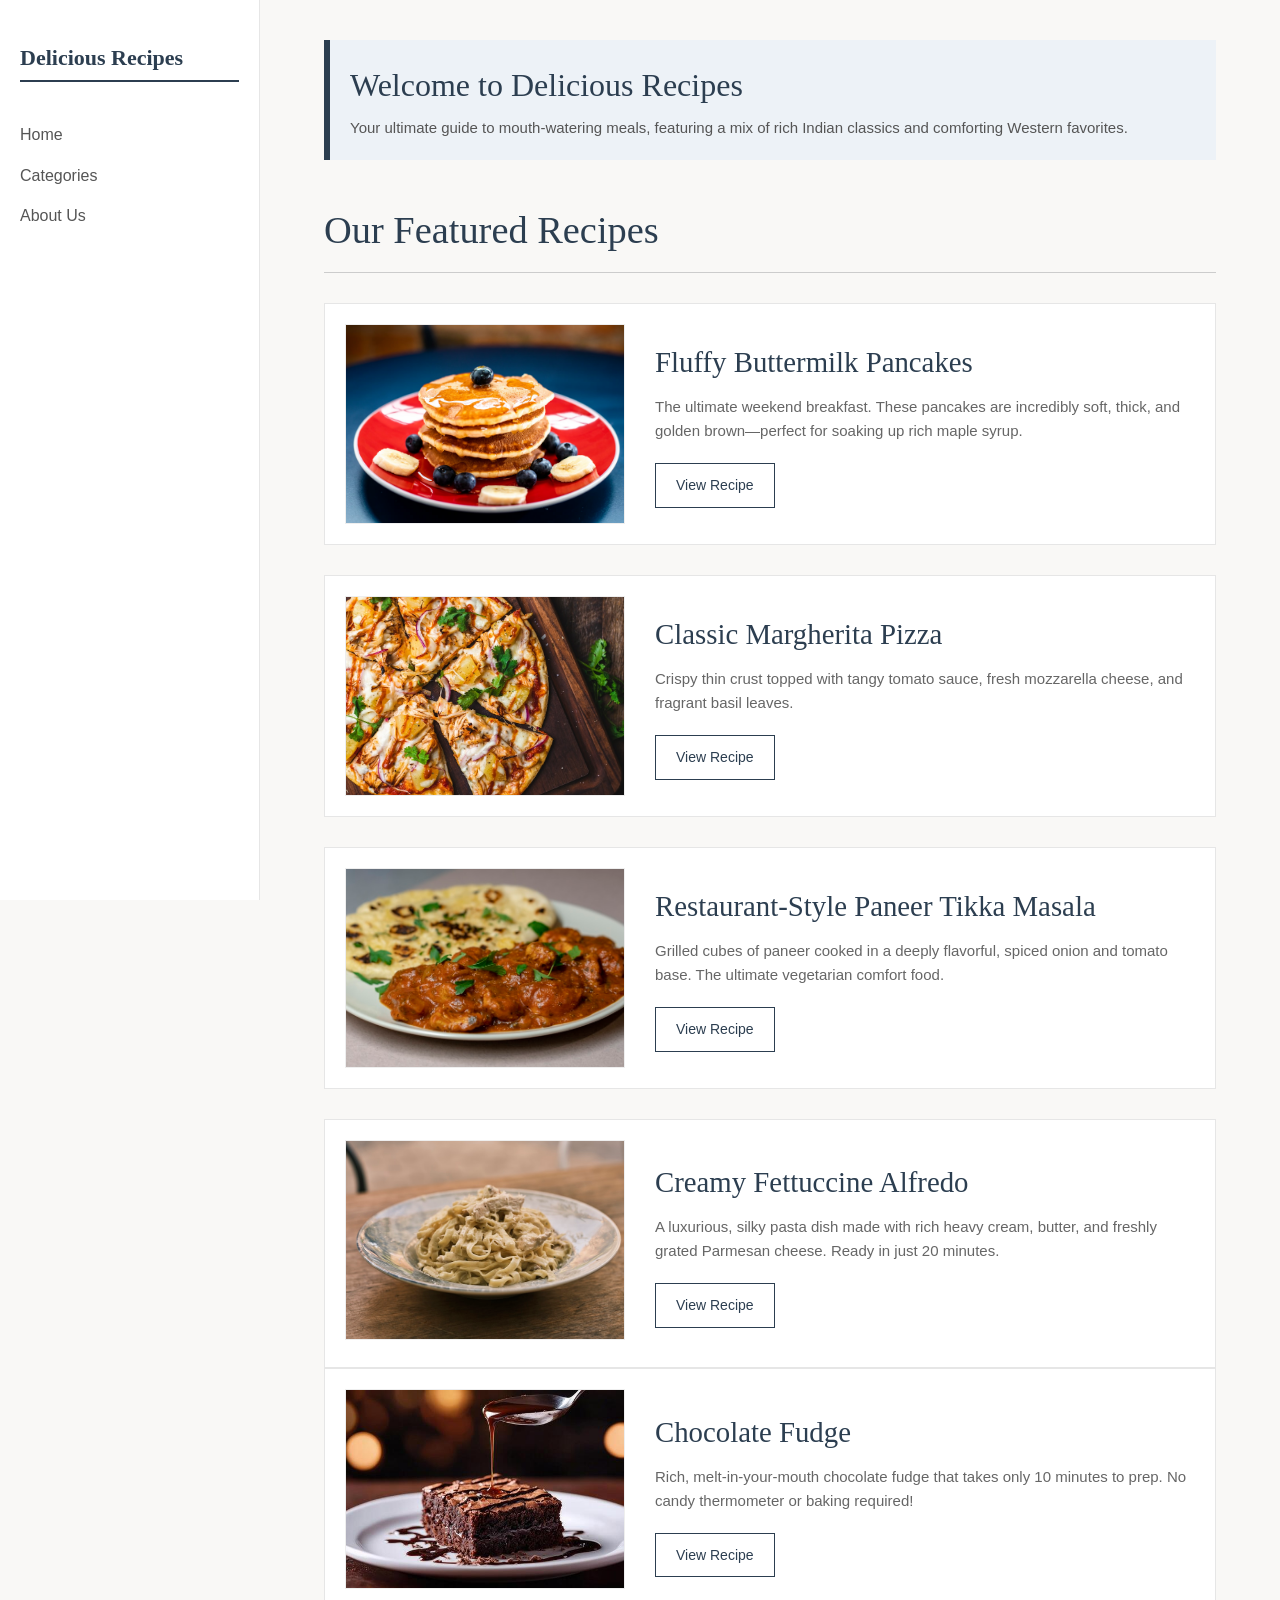
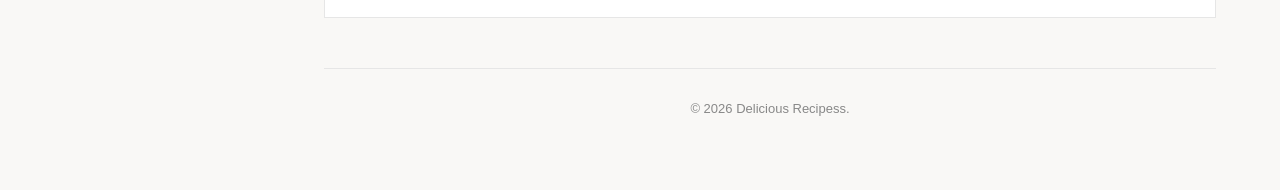
<file: index.html>
<!DOCTYPE html>
<html lang="en">
<head>
    <meta charset="UTF-8">
    <meta name="viewport" content="width=device-width, initial-scale=1.0">
    <title>Delicious Recipes | Home</title>
    <link rel="stylesheet" href="css/styles.css">
</head>
<body>

    <header>
        <a href="index.html" class="logo">Delicious Recipes</a>
        <nav>
            <ul>
                <li><a href="index.html">Home</a></li>
                <li><a href="categories.html">Categories</a></li>
                <li><a href="about.html">About Us</a></li>
            </ul>
        </nav>
    </header>

   

    <main>
        <div class="page-banner">
            <h1>Welcome to Delicious Recipes</h1>
            <p>Your ultimate guide to mouth-watering meals, featuring a mix of rich Indian classics and comforting Western favorites.</p>
        </div>

        <section class="featured-recipes">
            <h2>Our Featured Recipes</h2>
            <div class="recipe-grid">
                
                <div class="recipe-card">
                    <img src="images/image1.avif" alt="Fluffy Buttermilk Pancakes">
                    <div class="card-content">
                        <h3>Fluffy Buttermilk Pancakes</h3>
                        <p>The ultimate weekend breakfast. These pancakes are incredibly soft, thick, and golden brown—perfect for soaking up rich maple syrup.</p>
                        <a href="recipe1.html" class="btn">View Recipe</a>
                    </div>
                </div>

                <div class="recipe-card">
                    <img src="images/image2.jpg" alt="Classic Margherita Pizza">
                    <div class="card-content">
                        <h3>Classic Margherita Pizza</h3>
                        <p>Crispy thin crust topped with tangy tomato sauce, fresh mozzarella cheese, and fragrant basil leaves.</p>
                        <a href="recipe2.html" class="btn">View Recipe</a>
                    </div>
                </div>

                <div class="recipe-card">
                    <img src="images/image3.jpg" alt="Paneer Tikka Masala">
                    <div class="card-content">
                        <h3>Restaurant-Style Paneer Tikka Masala</h3>
                        <p>Grilled cubes of paneer cooked in a deeply flavorful, spiced onion and tomato base. The ultimate vegetarian comfort food.</p>
                        <a href="recipe3.html" class="btn">View Recipe</a>
                    </div>
                </div>

               <div class="recipe-card">
                    <div class="card-img-wrapper">
                        <img src="images/image4.jpg" alt="Creamy Alfredo Pasta">
                    </div>
                    <div class="card-content">
                        <h3>Creamy Fettuccine Alfredo</h3>
                        <p>A luxurious, silky pasta dish made with rich heavy cream, butter, and freshly grated Parmesan cheese. Ready in just 20 minutes.</p>
                        <a href="recipe4.html" class="btn">View Recipe</a>
                    </div>
                </div>
                </div>

                <div class="recipe-card">
                    <div class="card-img-wrapper">
                        <img src="images/image5.jpg" alt="Rich Chocolate Fudge">
                    </div>
                    <div class="card-content">
                        <h3> Chocolate Fudge</h3>
                        <p>Rich, melt-in-your-mouth chocolate fudge that takes only 10 minutes to prep. No candy thermometer or baking required!</p>
                        <a href="recipe5.html" class="btn">View Recipe</a>
                    </div>
                </div>

            </div>
        </section>

        <footer>
            <p>&copy; 2026 Delicious Recipess.</p>
        </footer>
    </main>

</body>
</html>
</file>
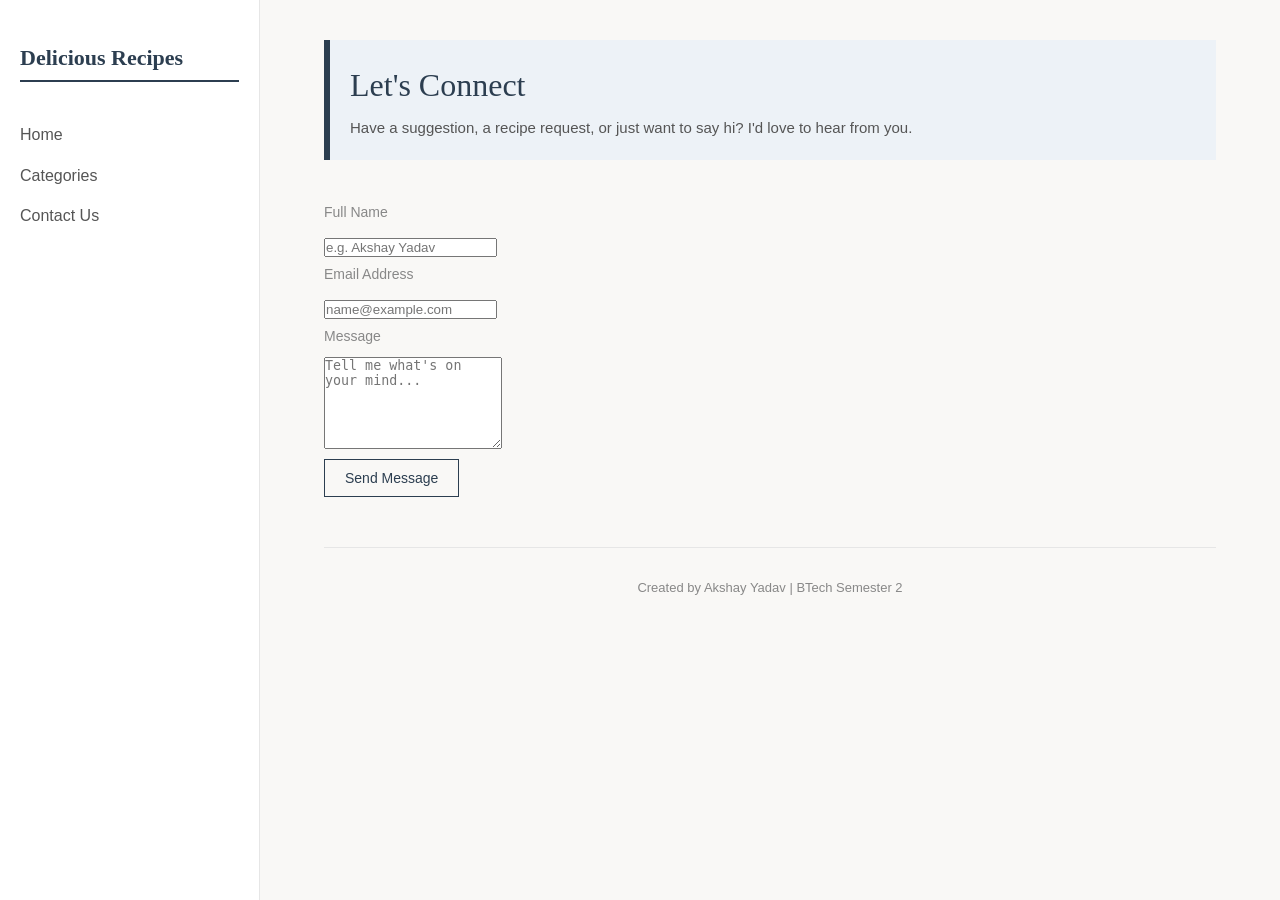
<file: about.html>
<!DOCTYPE html>
<html lang="en">
<head>
    <meta charset="UTF-8">
    <meta name="viewport" content="width=device-width, initial-scale=1.0">
    <title>Contact Us | Delicious Recipes</title>
    <link rel="stylesheet" href="css/styles.css">
</head>
<body>

    <header>
        <a href="index.html" class="logo">Delicious Recipes</a>
        <nav>
            <ul>
                <li><a href="index.html">Home</a></li>
                <li><a href="index.html#featured">Categories</a></li>
                <li><a href="contact.html">Contact Us</a></li>
            </ul>
        </nav>
    </header>

    <main>
        <div class="page-banner">
            <h1>Let's Connect</h1>
            <p>Have a suggestion, a recipe request, or just want to say hi? I'd love to hear from you.</p>
        </div>

        <section class="recipe-content">
            <form class="contact-form">
                <div class="form-group">
                    <label style="display:block; margin-bottom: 8px; font-size: 14px; color: #888;">Full Name</label>
                    <input type="text" placeholder="e.g. Akshay Yadav" required>
                </div>
                
                <div class="form-group">
                    <label style="display:block; margin-bottom: 8px; font-size: 14px; color: #888;">Email Address</label>
                    <input type="email" placeholder="name@example.com" required>
                </div>

                <div class="form-group">
                    <label style="display:block; margin-bottom: 8px; font-size: 14px; color: #888;">Message</label>
                    <textarea placeholder="Tell me what's on your mind..." rows="6" required></textarea>
                </div>

                <button type="submit" class="btn">Send Message</button>
            </form>
        </section>

        <footer>
            <p>Created by Akshay Yadav | BTech Semester 2</p>
        </footer>
    </main>

</body>
</html>
</file>
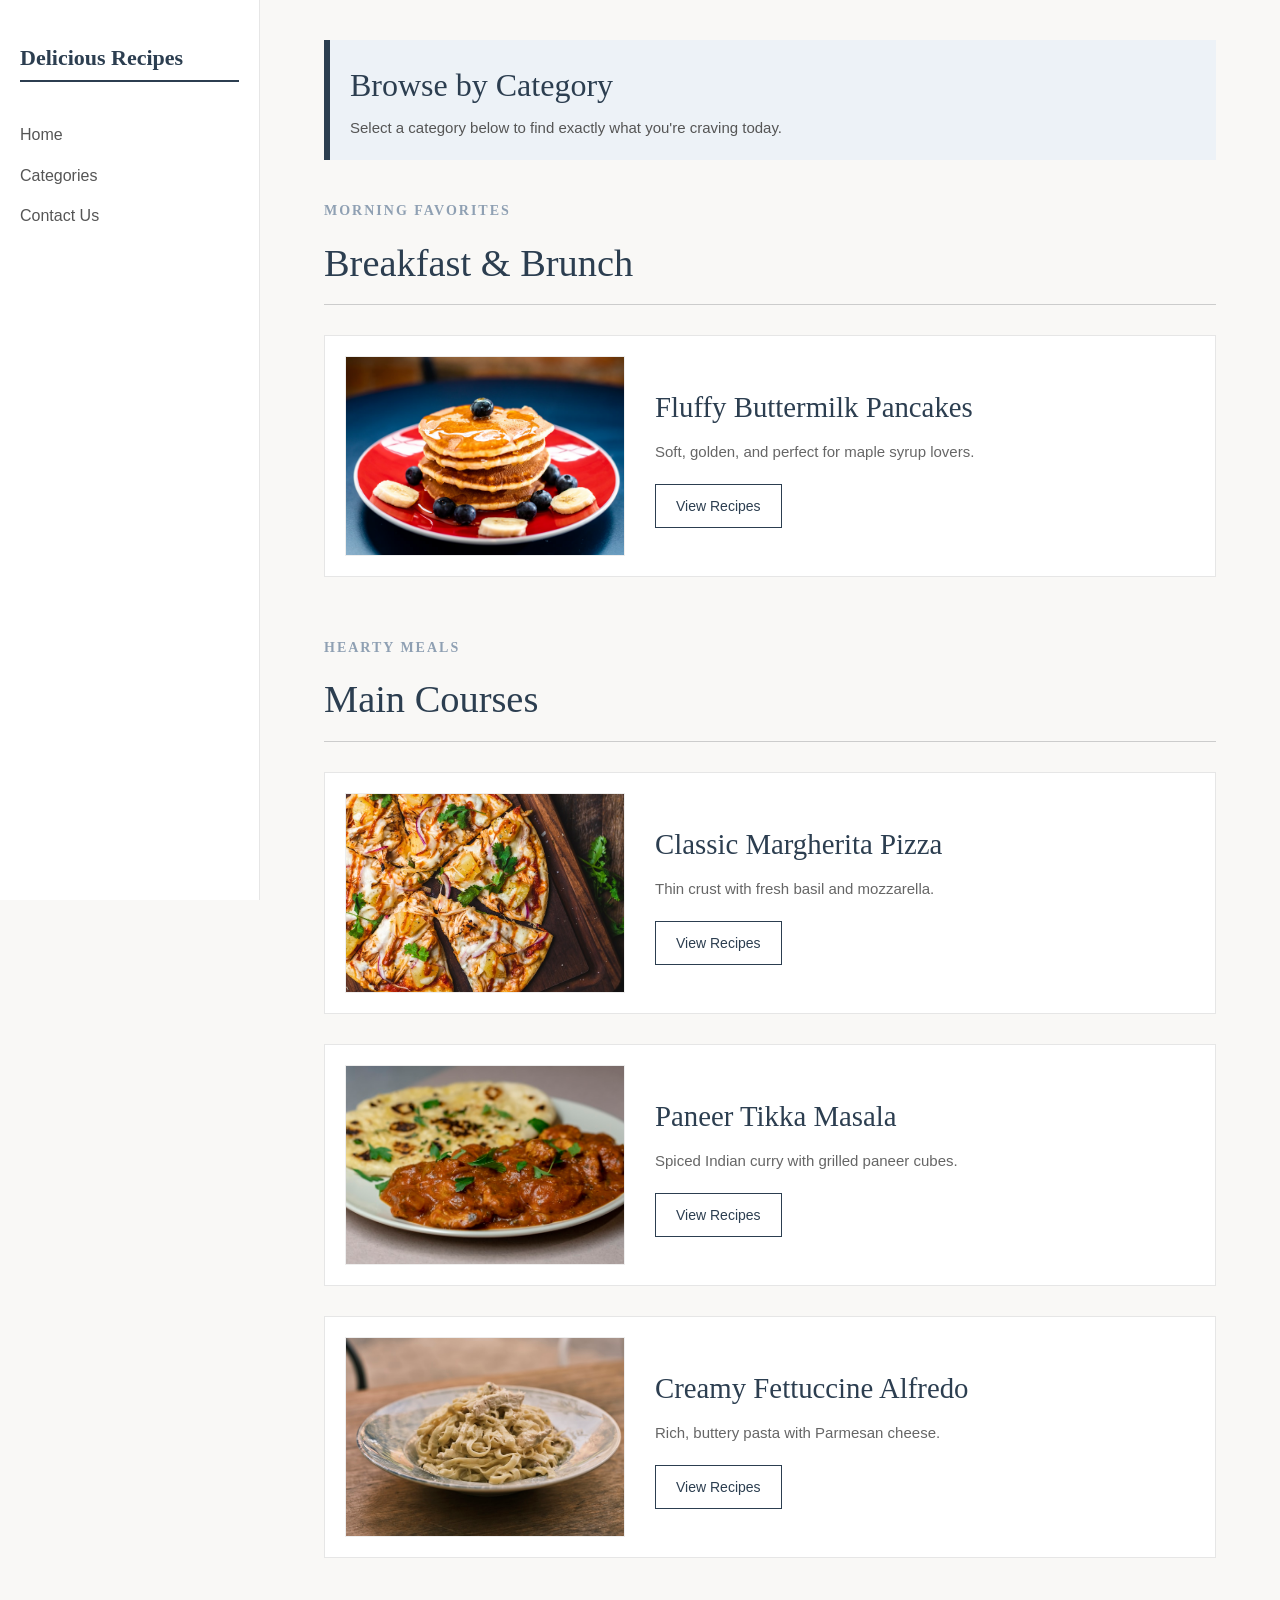
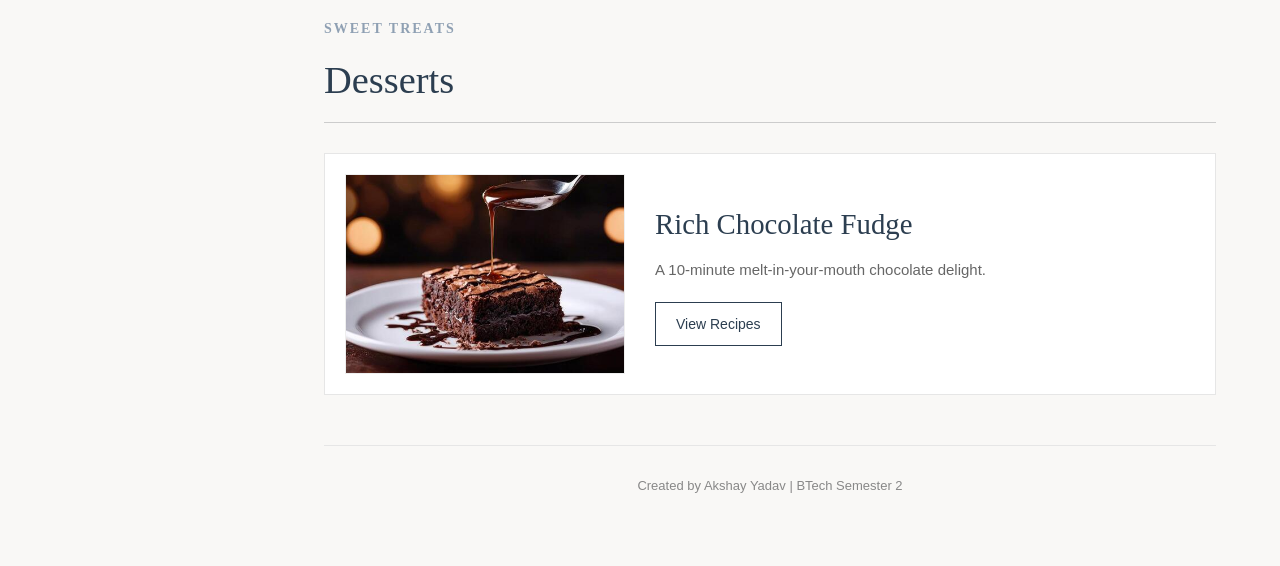
<file: categories.html>
<!DOCTYPE html>
<html lang="en">
<head>
    <meta charset="UTF-8">
    <meta name="viewport" content="width=device-width, initial-scale=1.0">
    <title>Recipe Categories | Delicious Recipes</title>
    <link rel="stylesheet" href="css/styles.css">
</head>
<body>

    <header>
        <a href="index.html" class="logo">Delicious Recipes</a>
        <nav>
            <ul>
                <li><a href="index.html">Home</a></li>
                <li><a href="categories.html">Categories</a></li>
                <li><a href="contact.html">Contact Us</a></li>
            </ul>
        </nav>
    </header>

    <main>
        <div class="page-banner">
            <h1>Browse by Category</h1>
            <p>Select a category below to find exactly what you're craving today.</p>
        </div>

        <section class="featured-recipes">
            <h3 style="color: #8fa0b3; text-transform: uppercase; letter-spacing: 2px; font-size: 14px; margin-bottom: 10px;">Morning Favorites</h3>
            <h2>Breakfast & Brunch</h2>
            <div class="recipe-grid">
                <div class="recipe-card">
                    <img src="images/image1.avif" alt="Pancakes">
                    <div class="card-content">
                        <h3>Fluffy Buttermilk Pancakes</h3>
                        <p>Soft, golden, and perfect for maple syrup lovers.</p>
                        <a href="recipe1.html" class="btn">View Recipes</a>
                    </div>
                </div>
            </div>
        </section>

        <section class="featured-recipes" style="margin-top: 60px;">
            <h3 style="color: #8fa0b3; text-transform: uppercase; letter-spacing: 2px; font-size: 14px; margin-bottom: 10px;">Hearty Meals</h3>
            <h2>Main Courses</h2>
            <div class="recipe-grid">
                <div class="recipe-card">
                    <img src="images/image2.jpg" alt="Pizza">
                    <div class="card-content">
                        <h3>Classic Margherita Pizza</h3>
                        <p>Thin crust with fresh basil and mozzarella.</p>
                        <a href="recipe2.html" class="btn">View Recipes</a>
                    </div>
                </div>

                <div class="recipe-card">
                    <img src="images/image3.jpg" alt="Paneer Tikka">
                    <div class="card-content">
                        <h3>Paneer Tikka Masala</h3>
                        <p>Spiced Indian curry with grilled paneer cubes.</p>
                        <a href="recipe3.html" class="btn">View Recipes</a>
                    </div>
                </div>

                <div class="recipe-card">
                    <img src="images/image4.jpg" alt="Pasta">
                    <div class="card-content">
                        <h3>Creamy Fettuccine Alfredo</h3>
                        <p>Rich, buttery pasta with Parmesan cheese.</p>
                        <a href="recipe4.html" class="btn">View Recipes</a>
                    </div>
                </div>
            </div>
        </section>

        <section class="featured-recipes" style="margin-top: 60px;">
            <h3 style="color: #8fa0b3; text-transform: uppercase; letter-spacing: 2px; font-size: 14px; margin-bottom: 10px;">Sweet Treats</h3>
            <h2>Desserts</h2>
            <div class="recipe-grid">
                <div class="recipe-card">
                    <img src="images/image5.jpg" alt="Fudge">
                    <div class="card-content">
                        <h3>Rich Chocolate Fudge</h3>
                        <p>A 10-minute melt-in-your-mouth chocolate delight.</p>
                        <a href="recipe5.html" class="btn">View Recipes</a>
                    </div>
                </div>
            </div>
        </section>

        <footer>
            <p>Created by Akshay Yadav | BTech Semester 2</p>
        </footer>
    </main>

</body>
</html>
</file>
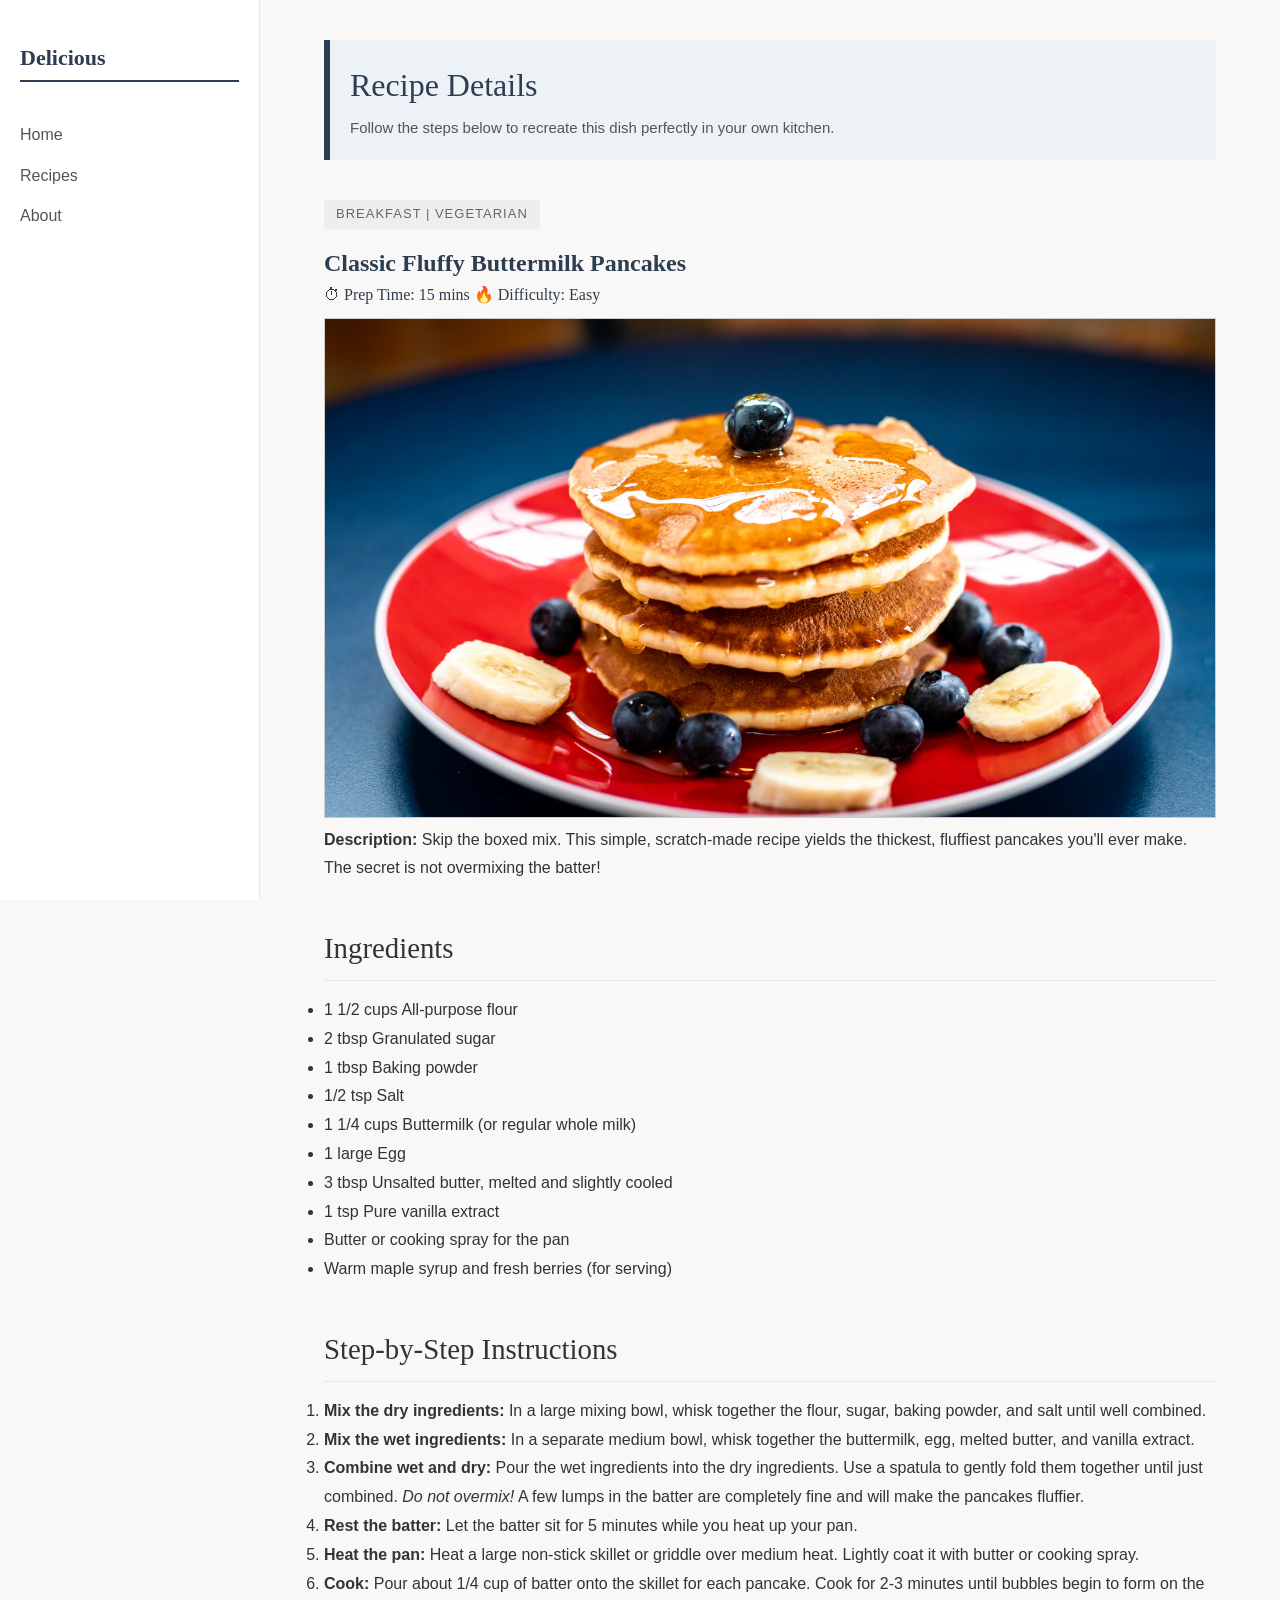
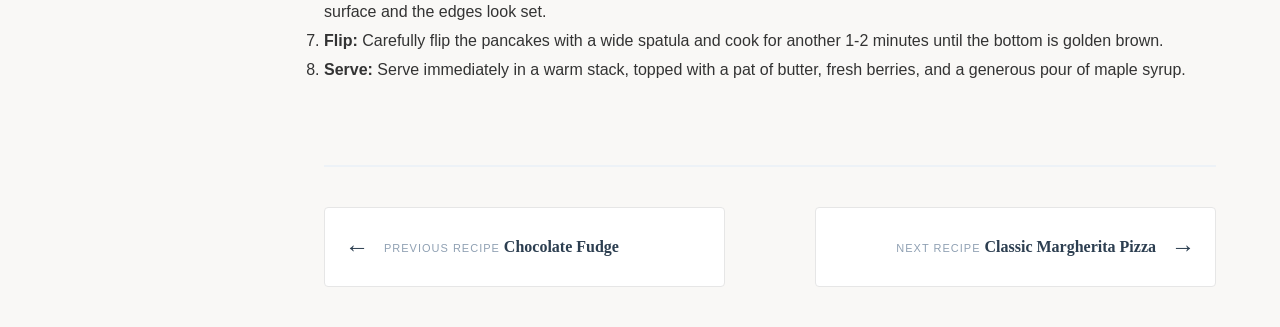
<file: recipe1.html>
<!DOCTYPE html>
<html lang="en">
<head>
    <meta charset="UTF-8">
    <meta name="viewport" content="width=device-width, initial-scale=1.0">
    <title>Fluffy Pancakes | Delicious Recipes</title>
    <link rel="stylesheet" href="css/styles.css">
</head>
<body>

    <header>
        <a href="index.html" class="logo">Delicious</a>
        <nav>
            <ul>
                <li><a href="index.html">Home</a></li>
                <li><a href="#" class="active">Recipes</a></li>
                <li><a href="#">About</a></li>
            </ul>
        </nav>
    </header>

    <main>
        <div class="page-banner">
            <h1>Recipe Details</h1>
            <p>Follow the steps below to recreate this dish perfectly in your own kitchen.</p>
        </div>

        <div class="recipe-header">
            <span class="category-tag">Breakfast | Vegetarian</span>
            <h2>Classic Fluffy Buttermilk Pancakes</h2>
            <div class="recipe-meta">
                <span>⏱ Prep Time: 15 mins</span>
                <span>🔥 Difficulty: Easy</span>
            </div>
            <img src="images/image1.avif" alt="Fluffy Buttermilk Pancakes">
        </div>

        <div class="recipe-content">
            <p><strong>Description:</strong> Skip the boxed mix. This simple, scratch-made recipe yields the thickest, fluffiest pancakes you'll ever make. The secret is not overmixing the batter!</p>
            
            <h3>Ingredients</h3>
            <ul>
                <li>1 1/2 cups All-purpose flour</li>
                <li>2 tbsp Granulated sugar</li>
                <li>1 tbsp Baking powder</li>
                <li>1/2 tsp Salt</li>
                <li>1 1/4 cups Buttermilk (or regular whole milk)</li>
                <li>1 large Egg</li>
                <li>3 tbsp Unsalted butter, melted and slightly cooled</li>
                <li>1 tsp Pure vanilla extract</li>
                <li>Butter or cooking spray for the pan</li>
                <li>Warm maple syrup and fresh berries (for serving)</li>
            </ul>

            <h3>Step-by-Step Instructions</h3>
            <ol>
                <li><strong>Mix the dry ingredients:</strong> In a large mixing bowl, whisk together the flour, sugar, baking powder, and salt until well combined.</li>
                <li><strong>Mix the wet ingredients:</strong> In a separate medium bowl, whisk together the buttermilk, egg, melted butter, and vanilla extract.</li>
                <li><strong>Combine wet and dry:</strong> Pour the wet ingredients into the dry ingredients. Use a spatula to gently fold them together until just combined. <em>Do not overmix!</em> A few lumps in the batter are completely fine and will make the pancakes fluffier.</li>
                <li><strong>Rest the batter:</strong> Let the batter sit for 5 minutes while you heat up your pan.</li>
                <li><strong>Heat the pan:</strong> Heat a large non-stick skillet or griddle over medium heat. Lightly coat it with butter or cooking spray.</li>
                <li><strong>Cook:</strong> Pour about 1/4 cup of batter onto the skillet for each pancake. Cook for 2-3 minutes until bubbles begin to form on the surface and the edges look set.</li>
                <li><strong>Flip:</strong> Carefully flip the pancakes with a wide spatula and cook for another 1-2 minutes until the bottom is golden brown.</li>
                <li><strong>Serve:</strong> Serve immediately in a warm stack, topped with a pat of butter, fresh berries, and a generous pour of maple syrup.</li>
            </ol>
        </div>

        <div class="recipe-navigation">
    <a href="recipe5.html" class="nav-link prev">
        <span class="arrow">←</span>
        <div class="nav-text">
            <small>Previous Recipe</small>
            <span>Chocolate Fudge</span>
        </div>
    </a>

    <a href="recipe2.html" class="nav-link next">
        <div class="nav-text">
            <small>Next Recipe</small>
            <span>Classic Margherita Pizza</span>
        </div>
        <span class="arrow">→</span>
    </a>
</div>
    </main>
      

</body>
</html>
</file>
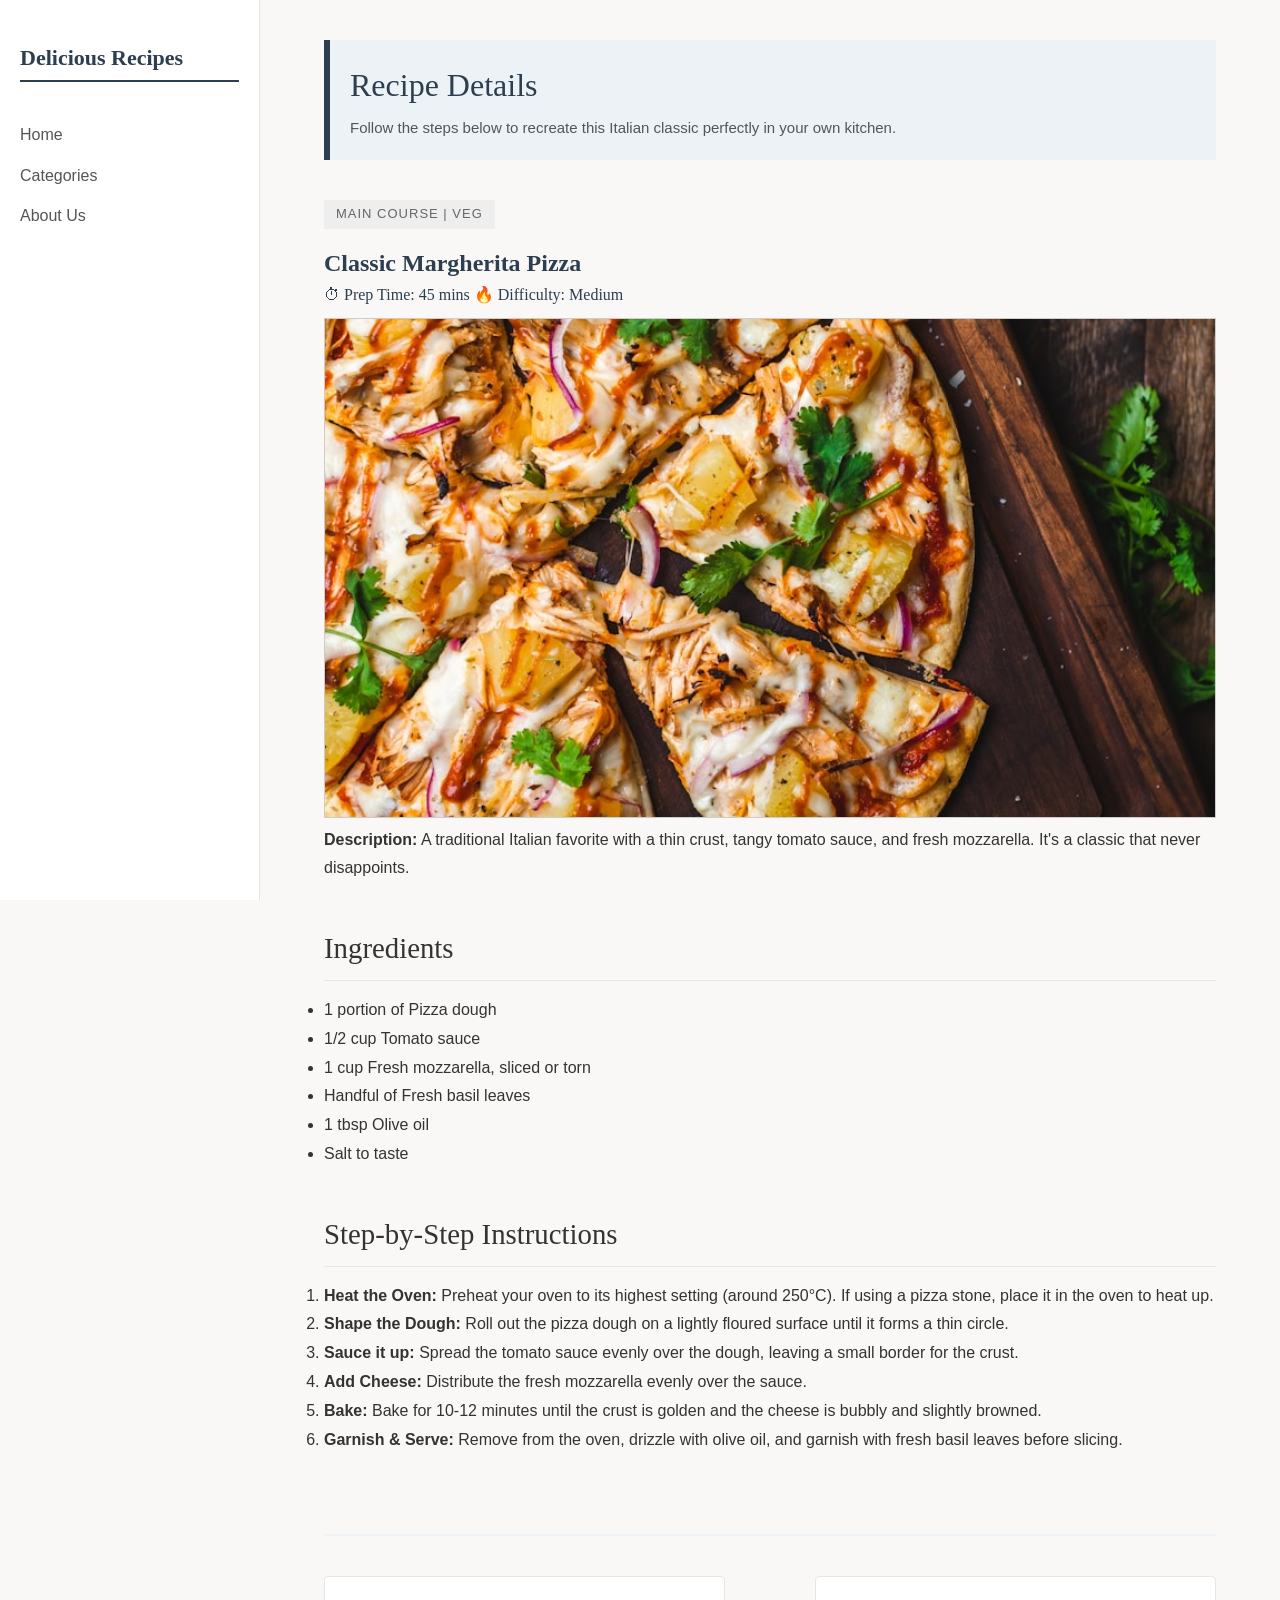
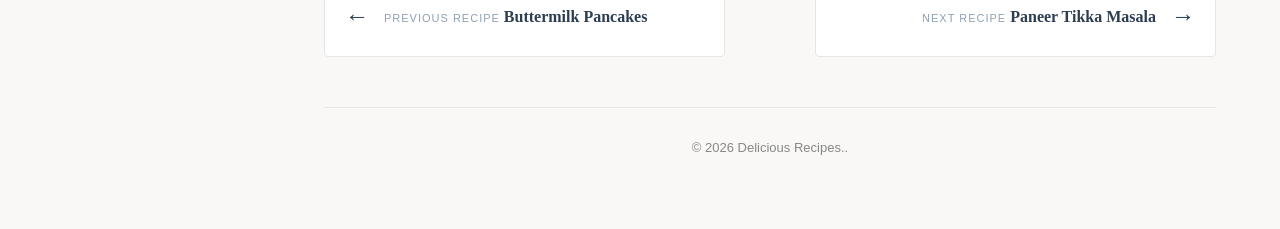
<file: recipe2.html>
<!DOCTYPE html>
<html lang="en">
<head>
    <meta charset="UTF-8">
    <meta name="viewport" content="width=device-width, initial-scale=1.0">
    <title>Classic Margherita Pizza | Delicious Recipes</title>
    <link rel="stylesheet" href="css/styles.css">
</head>
<body>

    <header>
        <a href="index.html" class="logo">Delicious Recipes</a>
        <nav>
            <ul>
                <li><a href="index.html">Home</a></li>
                <li><a href="#">Categories</a></li>
                <li><a href="#">About Us</a></li>
            </ul>
        </nav>
    </header>

    <main>
        <div class="page-banner">
            <h1>Recipe Details</h1>
            <p>Follow the steps below to recreate this Italian classic perfectly in your own kitchen.</p>
        </div>

        <div class="recipe-header">
            <span class="category-tag">Main Course | Veg</span>
            <h2>Classic Margherita Pizza</h2>
            <div class="recipe-meta">
                <span>⏱ Prep Time: 45 mins</span>
                <span>🔥 Difficulty: Medium</span>
            </div>
            <img src="images/image2.jpg" alt="Classic Margherita Pizza">
        </div>

        <div class="recipe-content">
            <p><strong>Description:</strong> A traditional Italian favorite with a thin crust, tangy tomato sauce, and fresh mozzarella. It's a classic that never disappoints.</p>
            
            <h3>Ingredients</h3>
            <ul>
                <li>1 portion of Pizza dough</li>
                <li>1/2 cup Tomato sauce</li>
                <li>1 cup Fresh mozzarella, sliced or torn</li>
                <li>Handful of Fresh basil leaves</li>
                <li>1 tbsp Olive oil</li>
                <li>Salt to taste</li>
            </ul>

            <h3>Step-by-Step Instructions</h3>
            <ol>
                <li><strong>Heat the Oven:</strong> Preheat your oven to its highest setting (around 250°C). If using a pizza stone, place it in the oven to heat up.</li>
                <li><strong>Shape the Dough:</strong> Roll out the pizza dough on a lightly floured surface until it forms a thin circle.</li>
                <li><strong>Sauce it up:</strong> Spread the tomato sauce evenly over the dough, leaving a small border for the crust.</li>
                <li><strong>Add Cheese:</strong> Distribute the fresh mozzarella evenly over the sauce.</li>
                <li><strong>Bake:</strong> Bake for 10-12 minutes until the crust is golden and the cheese is bubbly and slightly browned.</li>
                <li><strong>Garnish & Serve:</strong> Remove from the oven, drizzle with olive oil, and garnish with fresh basil leaves before slicing.</li>
            </ol>
        </div>

        <div class="recipe-navigation">
            <a href="recipe1.html" class="nav-link prev">
                <span class="arrow">←</span>
                <div class="nav-text">
                    <small>Previous Recipe</small>
                    <span>Buttermilk Pancakes</span>
                </div>
            </a>

            <a href="recipe3.html" class="nav-link next">
                <div class="nav-text">
                    <small>Next Recipe</small>
                    <span>Paneer Tikka Masala</span>
                </div>
                <span class="arrow">→</span>
            </a>
        </div>

        <footer>
            <p>&copy; 2026 Delicious Recipes..</p>
        </footer>
    </main>

</body>
</html>
</file>
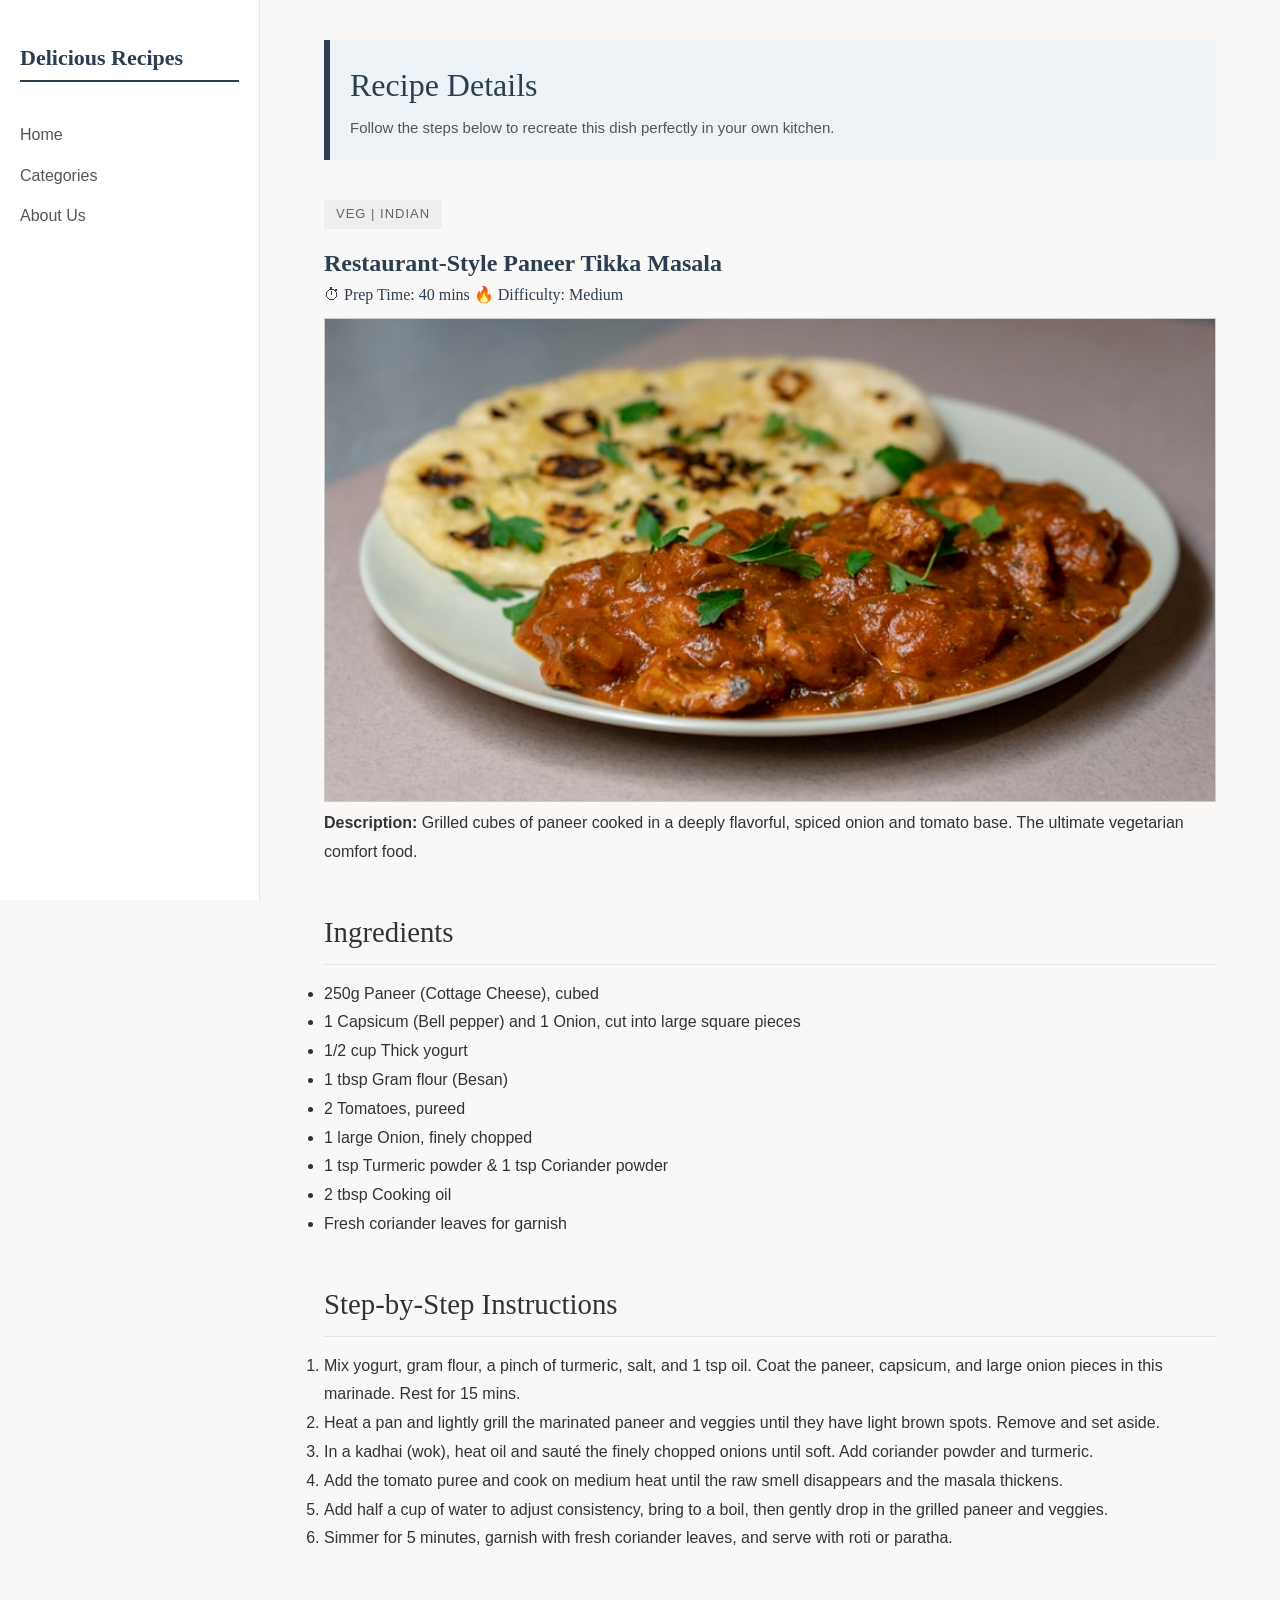
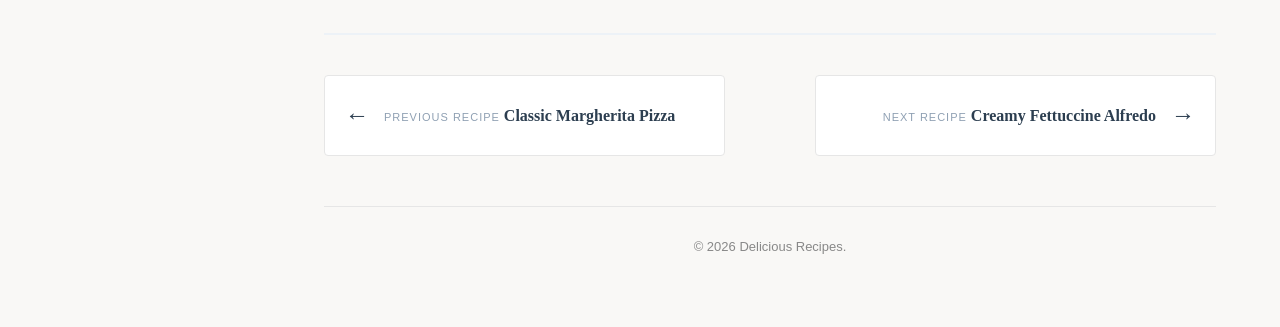
<file: recipe3.html>
<!DOCTYPE html>
<html lang="en">
<head>
    <meta charset="UTF-8">
    <meta name="viewport" content="width=device-width, initial-scale=1.0">
    <title>Paneer Tikka Masala | Delicious Recipes</title>
    <link rel="stylesheet" href="css/styles.css">
</head>
<body>

    <header>
        <a href="index.html" class="logo">Delicious Recipes</a>
        <nav>
            <ul>
                <li><a href="index.html">Home</a></li>
                <li><a href="#">Categories</a></li>
                <li><a href="#">About Us</a></li>
            </ul>
        </nav>
    </header>

    <main>
        <div class="page-banner">
            <h1>Recipe Details</h1>
            <p>Follow the steps below to recreate this dish perfectly in your own kitchen.</p>
        </div>

        <div class="recipe-header">
            <span class="category-tag">Veg | Indian</span>
            <h2>Restaurant-Style Paneer Tikka Masala</h2>
            <div class="recipe-meta">
                <span>⏱ Prep Time: 40 mins</span>
                <span>🔥 Difficulty: Medium</span>
            </div>
            <img src="images/image3.jpg" alt="Paneer Tikka Masala">
        </div>

        <div class="recipe-content">
            <p><strong>Description:</strong> Grilled cubes of paneer cooked in a deeply flavorful, spiced onion and tomato base. The ultimate vegetarian comfort food.</p>
            
            <h3>Ingredients</h3>
            <ul>
                <li>250g Paneer (Cottage Cheese), cubed</li>
                <li>1 Capsicum (Bell pepper) and 1 Onion, cut into large square pieces</li>
                <li>1/2 cup Thick yogurt</li>
                <li>1 tbsp Gram flour (Besan)</li>
                <li>2 Tomatoes, pureed</li>
                <li>1 large Onion, finely chopped</li>
                <li>1 tsp Turmeric powder & 1 tsp Coriander powder</li>
                <li>2 tbsp Cooking oil</li>
                <li>Fresh coriander leaves for garnish</li>
            </ul>

            <h3>Step-by-Step Instructions</h3>
            <ol>
                <li>Mix yogurt, gram flour, a pinch of turmeric, salt, and 1 tsp oil. Coat the paneer, capsicum, and large onion pieces in this marinade. Rest for 15 mins.</li>
                <li>Heat a pan and lightly grill the marinated paneer and veggies until they have light brown spots. Remove and set aside.</li>
                <li>In a kadhai (wok), heat oil and sauté the finely chopped onions until soft. Add coriander powder and turmeric.</li>
                <li>Add the tomato puree and cook on medium heat until the raw smell disappears and the masala thickens.</li>
                <li>Add half a cup of water to adjust consistency, bring to a boil, then gently drop in the grilled paneer and veggies.</li>
                <li>Simmer for 5 minutes, garnish with fresh coriander leaves, and serve with roti or paratha.</li>
            </ol>
        </div>
        <div class="recipe-navigation">
    <a href="recipe2.html" class="nav-link prev">
        <span class="arrow">←</span>
        <div class="nav-text">
            <small>Previous Recipe</small>
            <span>Classic Margherita Pizza</span>
        </div>
    </a>

    <a href="recipe4.html" class="nav-link next">
        <div class="nav-text">
            <small>Next Recipe</small>
            <span>Creamy Fettuccine Alfredo</span>
        </div>
        <span class="arrow">→</span>
    </a>
</div>
        <footer>
            <p>&copy; 2026 Delicious Recipes.</p>
        </footer>
    </main>

</body>
</html>
</file>
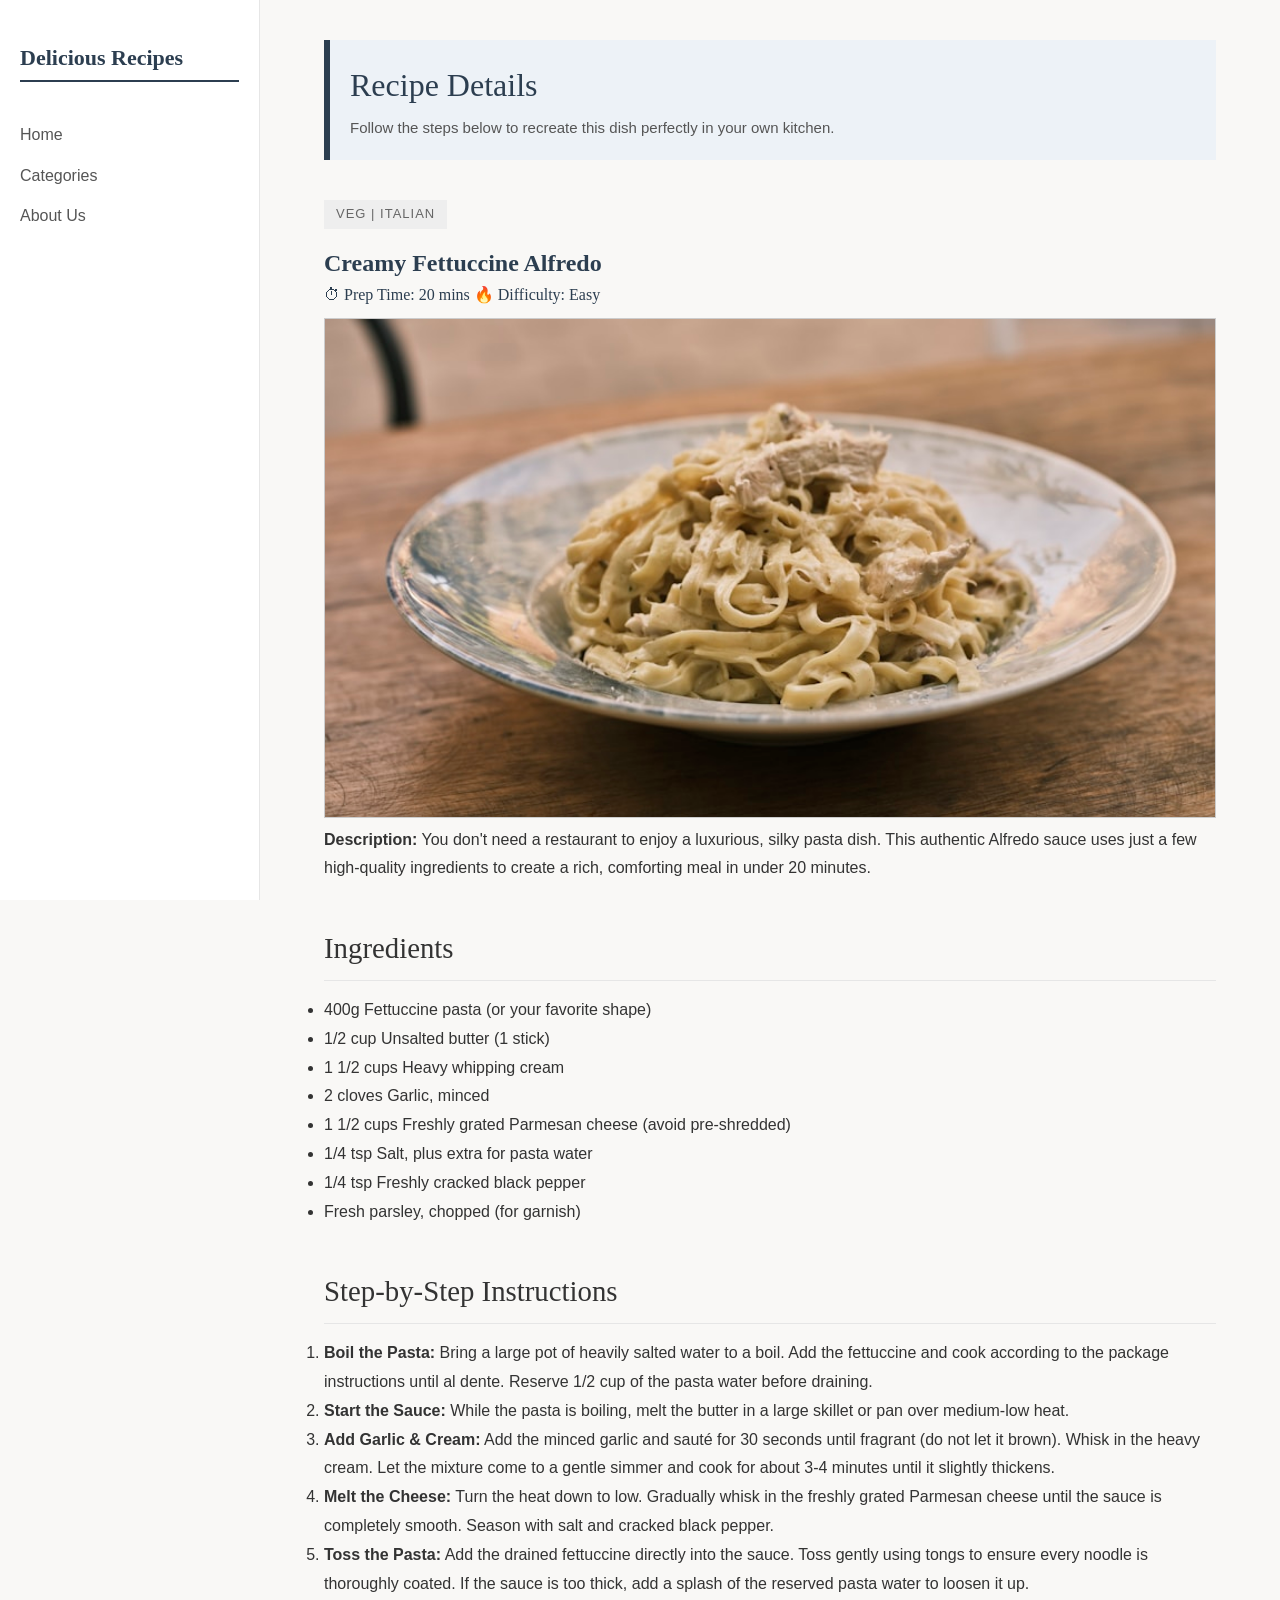
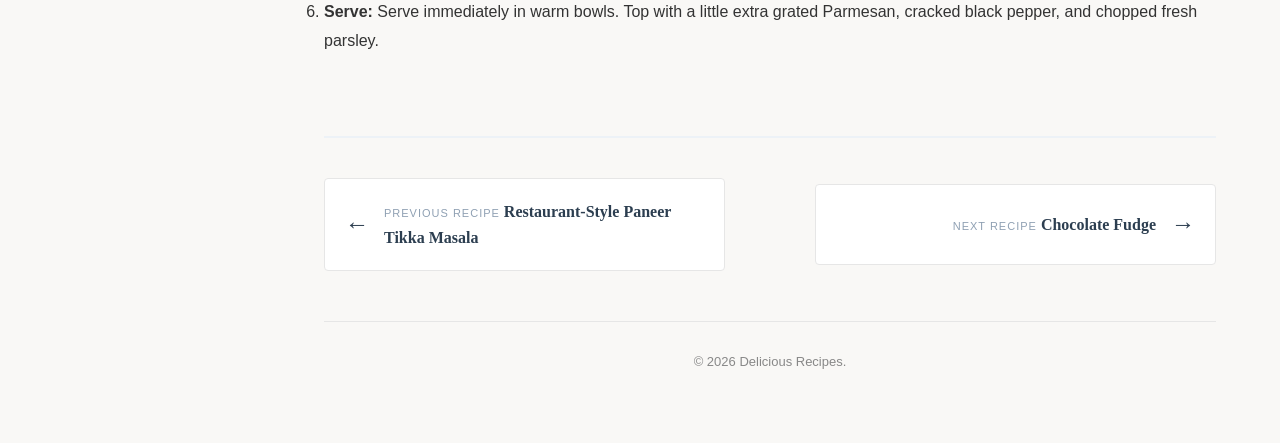
<file: recipe4.html>
<!DOCTYPE html>
<html lang="en">
<head>
    <meta charset="UTF-8">
    <meta name="viewport" content="width=device-width, initial-scale=1.0">
    <title>Creamy Fettuccine Alfredo | Delicious Recipes</title>
    <link rel="stylesheet" href="css/styles.css">
</head>
<body>

    <header>
        <a href="index.html" class="logo">Delicious Recipes</a>
        <nav>
            <ul>
                <li><a href="index.html">Home</a></li>
                <li><a href="#" class="active">Categories</a></li>
                <li><a href="#">About Us</a></li>
            </ul>
        </nav>
    </header>

    <main>
        <div class="page-banner">
            <h1>Recipe Details</h1>
            <p>Follow the steps below to recreate this dish perfectly in your own kitchen.</p>
        </div>

        <div class="recipe-header">
            <span class="category-tag">Veg | Italian</span>
            <h2>Creamy Fettuccine Alfredo</h2>
            <div class="recipe-meta">
                <span>⏱ Prep Time: 20 mins</span>
                <span>🔥 Difficulty: Easy</span>
            </div>
            <img src="images/image4.jpg" alt="Creamy Alfredo Pasta">
        </div>

        <div class="recipe-content">
            <p><strong>Description:</strong> You don't need a restaurant to enjoy a luxurious, silky pasta dish. This authentic Alfredo sauce uses just a few high-quality ingredients to create a rich, comforting meal in under 20 minutes.</p>
            
            <h3>Ingredients</h3>
            <ul>
                <li>400g Fettuccine pasta (or your favorite shape)</li>
                <li>1/2 cup Unsalted butter (1 stick)</li>
                <li>1 1/2 cups Heavy whipping cream</li>
                <li>2 cloves Garlic, minced</li>
                <li>1 1/2 cups Freshly grated Parmesan cheese (avoid pre-shredded)</li>
                <li>1/4 tsp Salt, plus extra for pasta water</li>
                <li>1/4 tsp Freshly cracked black pepper</li>
                <li>Fresh parsley, chopped (for garnish)</li>
            </ul>

            <h3>Step-by-Step Instructions</h3>
            <ol>
                <li><strong>Boil the Pasta:</strong> Bring a large pot of heavily salted water to a boil. Add the fettuccine and cook according to the package instructions until al dente. Reserve 1/2 cup of the pasta water before draining.</li>
                <li><strong>Start the Sauce:</strong> While the pasta is boiling, melt the butter in a large skillet or pan over medium-low heat.</li>
                <li><strong>Add Garlic & Cream:</strong> Add the minced garlic and sauté for 30 seconds until fragrant (do not let it brown). Whisk in the heavy cream. Let the mixture come to a gentle simmer and cook for about 3-4 minutes until it slightly thickens.</li>
                <li><strong>Melt the Cheese:</strong> Turn the heat down to low. Gradually whisk in the freshly grated Parmesan cheese until the sauce is completely smooth. Season with salt and cracked black pepper.</li>
                <li><strong>Toss the Pasta:</strong> Add the drained fettuccine directly into the sauce. Toss gently using tongs to ensure every noodle is thoroughly coated. If the sauce is too thick, add a splash of the reserved pasta water to loosen it up.</li>
                <li><strong>Serve:</strong> Serve immediately in warm bowls. Top with a little extra grated Parmesan, cracked black pepper, and chopped fresh parsley.</li>
            </ol>
        </div>
        <div class="recipe-navigation">
    <a href="recipe3.html" class="nav-link prev">
        <span class="arrow">←</span>
        <div class="nav-text">
            <small>Previous Recipe</small>
            <span>Restaurant-Style Paneer Tikka Masala</span>
        </div>
    </a>

    <a href="recipe5.html" class="nav-link next">
        <div class="nav-text">
            <small>Next Recipe</small>
            <span>Chocolate Fudge</span>
        </div>
        <span class="arrow">→</span>
    </a>
</div>

        <footer>
                <p>&copy; 2026 Delicious Recipes. </p>
            </div>
        </footer>
    </main>

</body>
</html>
</file>
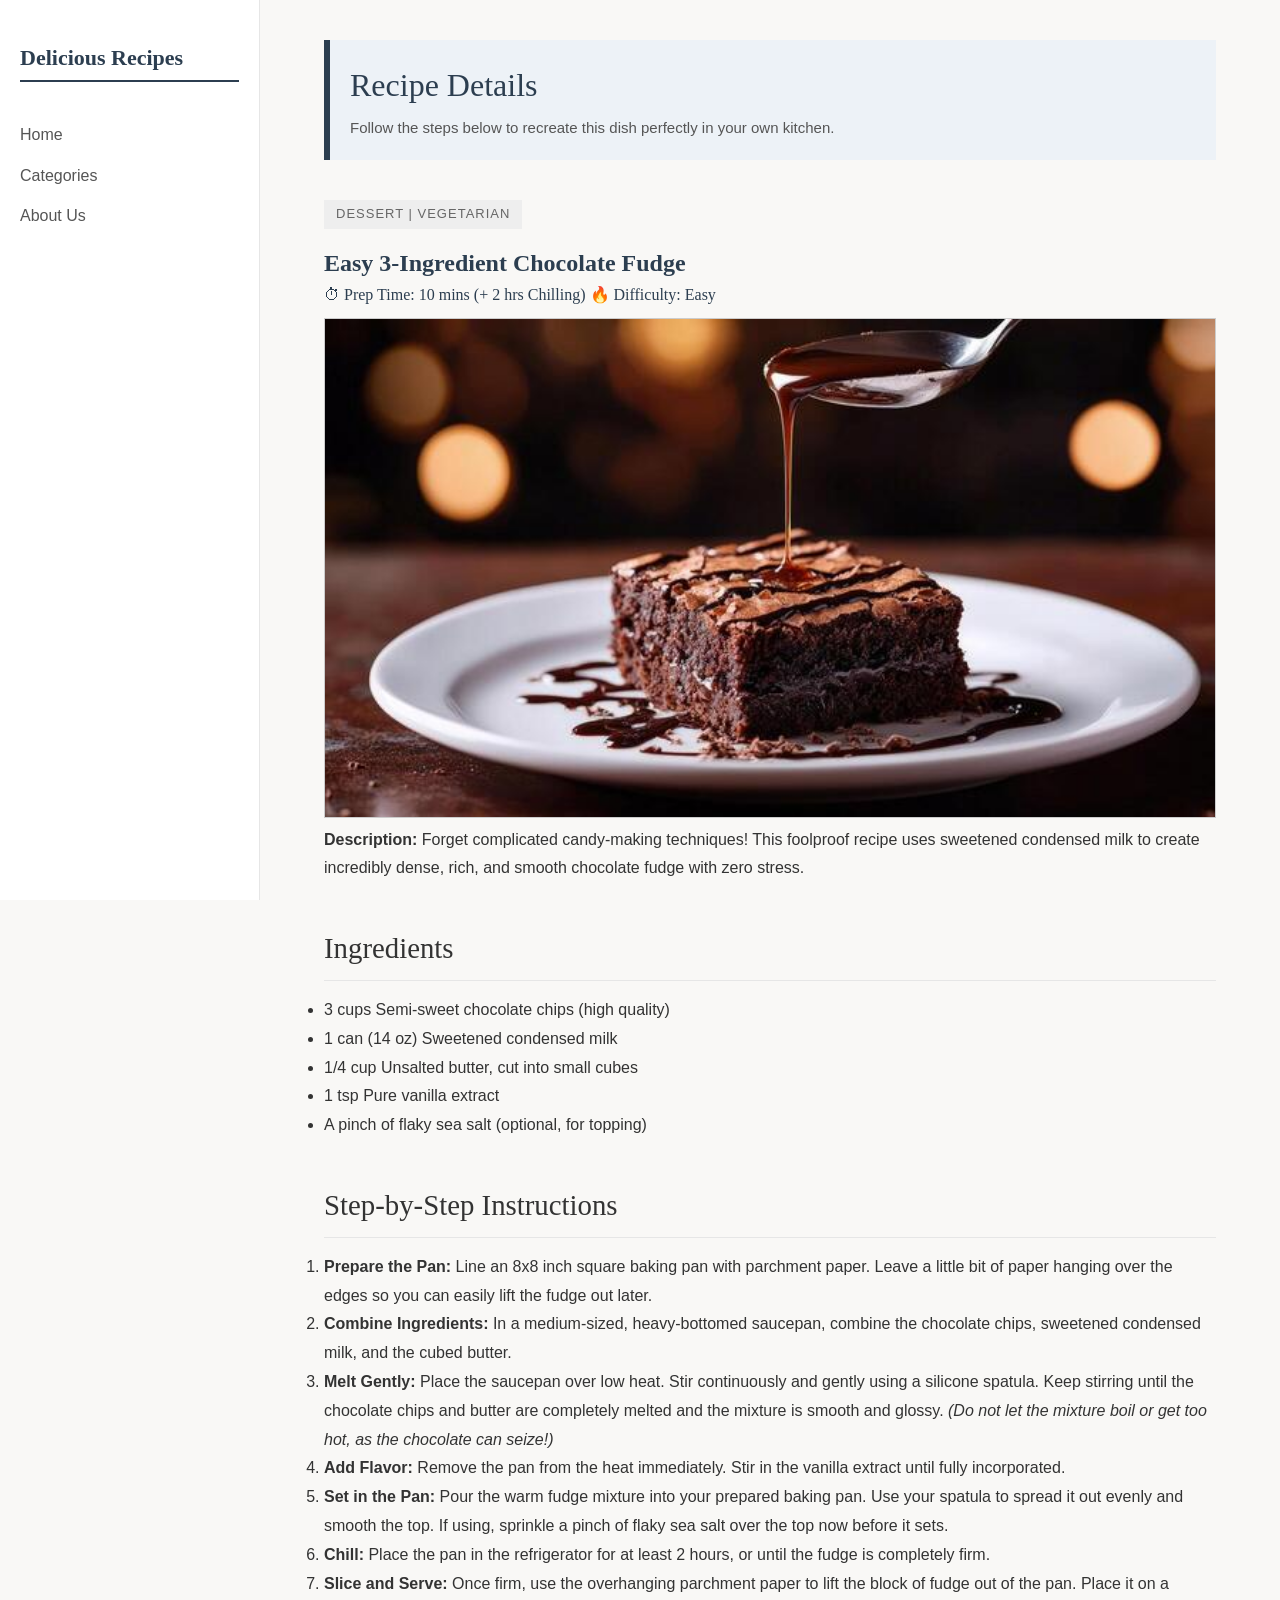
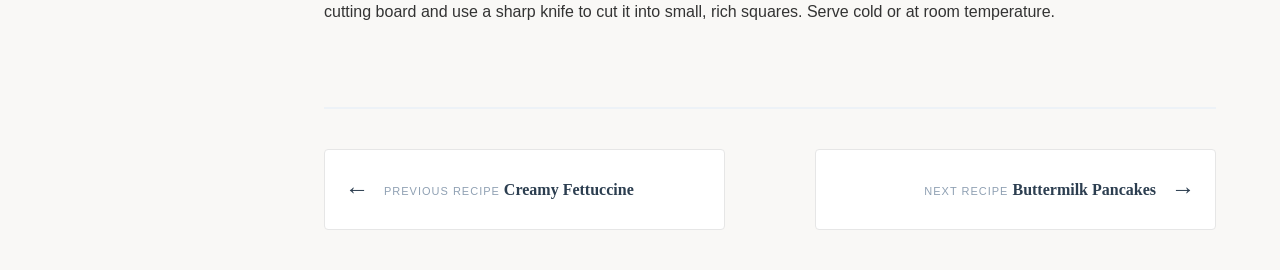
<file: recipe5.html>
<!DOCTYPE html>
<html lang="en">
<head>
    <meta charset="UTF-8">
    <meta name="viewport" content="width=device-width, initial-scale=1.0">
    <title>Chocolate Fudge | Delicious Recipes</title>
    <link rel="stylesheet" href="css/styles.css">
</head>
<body>

    <header>
        <a href="index.html" class="logo">Delicious Recipes</a>
        <nav>
            <ul>
                <li><a href="index.html">Home</a></li>
                <li><a href="#" class="active">Categories</a></li>
                <li><a href="#">About Us</a></li>
            </ul>
        </nav>
    </header>

    <main>
        <div class="page-banner">
            <h1>Recipe Details</h1>
            <p>Follow the steps below to recreate this dish perfectly in your own kitchen.</p>
        </div>

        <div class="recipe-header">
            <span class="category-tag">Dessert | Vegetarian</span>
            <h2>Easy 3-Ingredient Chocolate Fudge</h2>
            <div class="recipe-meta">
                <span>⏱ Prep Time: 10 mins (+ 2 hrs Chilling)</span>
                <span>🔥 Difficulty: Easy</span>
            </div>
            <img src="images/image5.jpg" alt="Rich Chocolate Fudge">
        </div>

        <div class="recipe-content">
            <p><strong>Description:</strong> Forget complicated candy-making techniques! This foolproof recipe uses sweetened condensed milk to create incredibly dense, rich, and smooth chocolate fudge with zero stress.</p>
            
            <h3>Ingredients</h3>
            <ul>
                <li>3 cups Semi-sweet chocolate chips (high quality)</li>
                <li>1 can (14 oz) Sweetened condensed milk</li>
                <li>1/4 cup Unsalted butter, cut into small cubes</li>
                <li>1 tsp Pure vanilla extract</li>
                <li>A pinch of flaky sea salt (optional, for topping)</li>
            </ul>

            <h3>Step-by-Step Instructions</h3>
            <ol>
                <li><strong>Prepare the Pan:</strong> Line an 8x8 inch square baking pan with parchment paper. Leave a little bit of paper hanging over the edges so you can easily lift the fudge out later.</li>
                <li><strong>Combine Ingredients:</strong> In a medium-sized, heavy-bottomed saucepan, combine the chocolate chips, sweetened condensed milk, and the cubed butter.</li>
                <li><strong>Melt Gently:</strong> Place the saucepan over low heat. Stir continuously and gently using a silicone spatula. Keep stirring until the chocolate chips and butter are completely melted and the mixture is smooth and glossy. <em>(Do not let the mixture boil or get too hot, as the chocolate can seize!)</em></li>
                <li><strong>Add Flavor:</strong> Remove the pan from the heat immediately. Stir in the vanilla extract until fully incorporated.</li>
                <li><strong>Set in the Pan:</strong> Pour the warm fudge mixture into your prepared baking pan. Use your spatula to spread it out evenly and smooth the top. If using, sprinkle a pinch of flaky sea salt over the top now before it sets.</li>
                <li><strong>Chill:</strong> Place the pan in the refrigerator for at least 2 hours, or until the fudge is completely firm.</li>
                <li><strong>Slice and Serve:</strong> Once firm, use the overhanging parchment paper to lift the block of fudge out of the pan. Place it on a cutting board and use a sharp knife to cut it into small, rich squares. Serve cold or at room temperature.</li>
            </ol>
        </div>  
        <div class="recipe-navigation">
    <a href="recipe4.html" class="nav-link prev">
        <span class="arrow">←</span>
        <div class="nav-text">
            <small>Previous Recipe</small>
            <span>Creamy Fettuccine</span>
        </div>
    </a>

    <a href="recipe1.html" class="nav-link next">
        <div class="nav-text">
            <small>Next Recipe</small>
            <span>Buttermilk Pancakes</span>
        </div>
        <span class="arrow">→</span>
    </a>
</div>
    </main>

</body>
</html>
</file>
<file: css/styles.css>
* {
    margin: 0;
    padding: 0;
    box-sizing: border-box;
   
    transition: all 0.3s ease;
}

body {
    font-family: "Palatino Linotype", "Book Antiqua", Palatino, serif;
    background-color: #f9f8f6;
    color: #2c3e50;
    line-height: 1.6;
    display: flex; 
    min-height: 100vh;
}


header {
    width: 260px;
    position: sticky;
    top: 0;
    height: 100vh;
    background-color: #ffffff;
    border-right: 1px solid #e6e6e6;
    padding: 40px 20px;
    display: flex;
    flex-direction: column;
    z-index: 100;
}

header .logo {
    font-size: 22px;
    font-weight: bold;
    text-decoration: none;
    color: #2c3e50;
    margin-bottom: 40px;
    border-bottom: 2px solid #2c3e50;
    padding-bottom: 5px;
    display: inline-block;
}

header .logo:hover {
    border-bottom-color: #8fa0b3;
    letter-spacing: 0.5px;
}

nav ul {
    list-style-type: none;
    display: flex;
    flex-direction: column;
    gap: 15px;
}

nav ul li a {
    text-decoration: none;
    color: #555;
    font-size: 16px;
    font-family: Arial, Helvetica, sans-serif;
    display: inline-block;
}

nav ul li a:hover {
    color: #2c3e50;
    transform: translateX(10px);
}


main {
    flex: 1;
    padding: 40px 5%;
    max-width: 1400px;
}

.page-banner {
    background-color: #edf2f7;
    border-left: 6px solid #2c3e50;
    padding: 20px;
    margin-bottom: 40px;
}

.page-banner h1 {
    font-size: 2rem;
    font-weight: normal;
    color: #2c3e50;
    margin-bottom: 5px;
}

.page-banner p {
    font-family: Arial, Helvetica, sans-serif;
    color: #555;
    font-size: 15px;
}

.featured-recipes h2 {
    font-weight: normal;
    font-size: 2.4rem;
    margin-bottom: 30px;
    border-bottom: 1px solid #ccc;
    padding-bottom: 10px;
}

.recipe-grid {
    display: grid;
    grid-template-columns: 1fr;
    gap: 30px;
}

.recipe-card {
    background-color: #ffffff;
    border: 1px solid #e6e6e6;
    padding: 20px;
    display: flex;
    gap: 30px;
    align-items: center;
    cursor: pointer;
    overflow: hidden;
}

.recipe-card:hover {
    transform: translateY(-8px);
    box-shadow: 0 15px 35px rgba(0,0,0,0.08);
    border-color: #cbd5e0;
}

.recipe-card img {
    width: 280px;
    height: 200px;
    object-fit: cover;
    border: 1px solid #eee;
}

.recipe-card:hover img {
    transform: scale(1.04);
}

.card-content {
    flex: 1; 
    display: flex;
    flex-direction: column;
    align-items: flex-start;
}

.card-content h3 {
    margin-bottom: 10px;
    font-weight: normal;
    font-size: 1.8rem;
}

.card-content p {
    font-family: Arial, Helvetica, sans-serif;
    color: #666;
    font-size: 15px;
    margin-bottom: 20px;
    max-width: 800px;
}

.btn {
    display: inline-block;
    padding: 10px 20px;
    border: 1px solid #2c3e50;
    background-color: transparent;
    color: #2c3e50;
    text-decoration: none;
    font-family: Arial, Helvetica, sans-serif;
    font-size: 14px;
}

.btn:hover {
    background-color: #2c3e50;
    color: white;
    transform: scale(1.05);
}

.btn:active {
    transform: scale(0.98);
}

.recipe-header img {
    width: 100%;
    max-height: 500px;
    object-fit: cover;
    margin-top: 10px;
    border: 1px solid #ccc;
}

.category-tag {
    font-family: Arial, Helvetica, sans-serif;
    text-transform: uppercase;
    font-size: 13px;
    letter-spacing: 1px;
    color: #666;
    background-color: #eee;
    padding: 4px 12px;
    display: inline-block;
    margin-bottom: 15px;
}

.recipe-meta span:hover {
    color: #2c3e50;
}

.recipe-content {
    font-family: Arial, Helvetica, sans-serif;
    color: #333;
    font-size: 16px;
    line-height: 1.8;
}

.recipe-content h3 {
    font-family: "Palatino Linotype", serif;
    font-weight: normal;
    font-size: 1.8rem;
    margin-top: 40px;
    margin-bottom: 15px;
    border-bottom: 1px solid #e6e6e6;
    padding-bottom: 5px;
}



.recipe-navigation {
    display: flex;
    justify-content: space-between;
    align-items: center;
    gap: 20px;
    margin-top: 80px;
    padding-top: 40px;
    border-top: 2px solid #edf2f7; 
}

.nav-link {
    flex: 1;
    display: flex;
    align-items: center;
    padding: 20px;
    background: #ffffff;
    border: 1px solid #e6e6e6;
    text-decoration: none;
    color: #2c3e50;
    max-width: 45%;
    border-radius: 4px; 
}

.nav-text small {
    font-family: Arial, sans-serif;
    text-transform: uppercase;
    font-size: 11px;
    letter-spacing: 1px;
    color: #8fa0b3; 
    margin-bottom: 4px;
}

.nav-text span {
    font-size: 16px;
    font-weight: bold;
}

.arrow {
    font-size: 24px;
    color: #2c3e50; 
    transition: transform 0.3s ease;
}


.nav-link:hover {
    border-color: #2c3e50;
    background-color: #edf2f7;
    box-shadow: 0 8px 15px rgba(44, 62, 80, 0.1);
    transform: translateY(-4px);
}

.nav-link:hover .nav-text span {
    color: #2c3e50; 
}


.nav-link.prev .arrow { margin-right: 15px; }
.nav-link.prev:hover .arrow { transform: translateX(-10px); color: #2c3e50; }

.nav-link.next { justify-content: flex-end; text-align: right; }
.nav-link.next .arrow { margin-left: 15px; }
.nav-link.next:hover .arrow { transform: translateX(10px); color: #2c3e50; }


.nav-link:hover {
    border-color: #2c3e50;
    background-color: #fcfcfc;
    box-shadow: 0 10px 20px rgba(0,0,0,0.05);
    transform: translateY(-3px);
}

.nav-link.prev .arrow { margin-right: 15px; }
.nav-link.prev:hover .arrow { transform: translateX(-10px); }

.nav-link.next { justify-content: flex-end; text-align: right; }
.nav-link.next .arrow { margin-left: 15px; }
.nav-link.next:hover .arrow { transform: translateX(10px); }


footer {
    text-align: center;
    padding: 30px;
    color: #888;
    font-family: Arial, Helvetica, sans-serif;
    font-size: 13px;
    border-top: 1px solid #e6e6e6;
    margin-top: 50px;
}


@media (max-width: 900px) {
    body { flex-direction: column; }
    header {
        width: 100%; height: auto; position: relative;
        flex-direction: column; align-items: center;
        padding: 20px; border-right: none; border-bottom: 1px solid #e6e6e6;
    }
    nav ul { flex-direction: row; justify-content: center; flex-wrap: wrap; }
    nav ul li a:hover { transform: none; }
    .recipe-card { flex-direction: column; text-align: center; }
    .recipe-card img { width: 100%; height: auto; }
    .card-content { align-items: center; }
}

@media (max-width: 600px) {
    .recipe-navigation { flex-direction: column; }
    .nav-link { max-width: 100%; width: 100%; }
}
</file>
